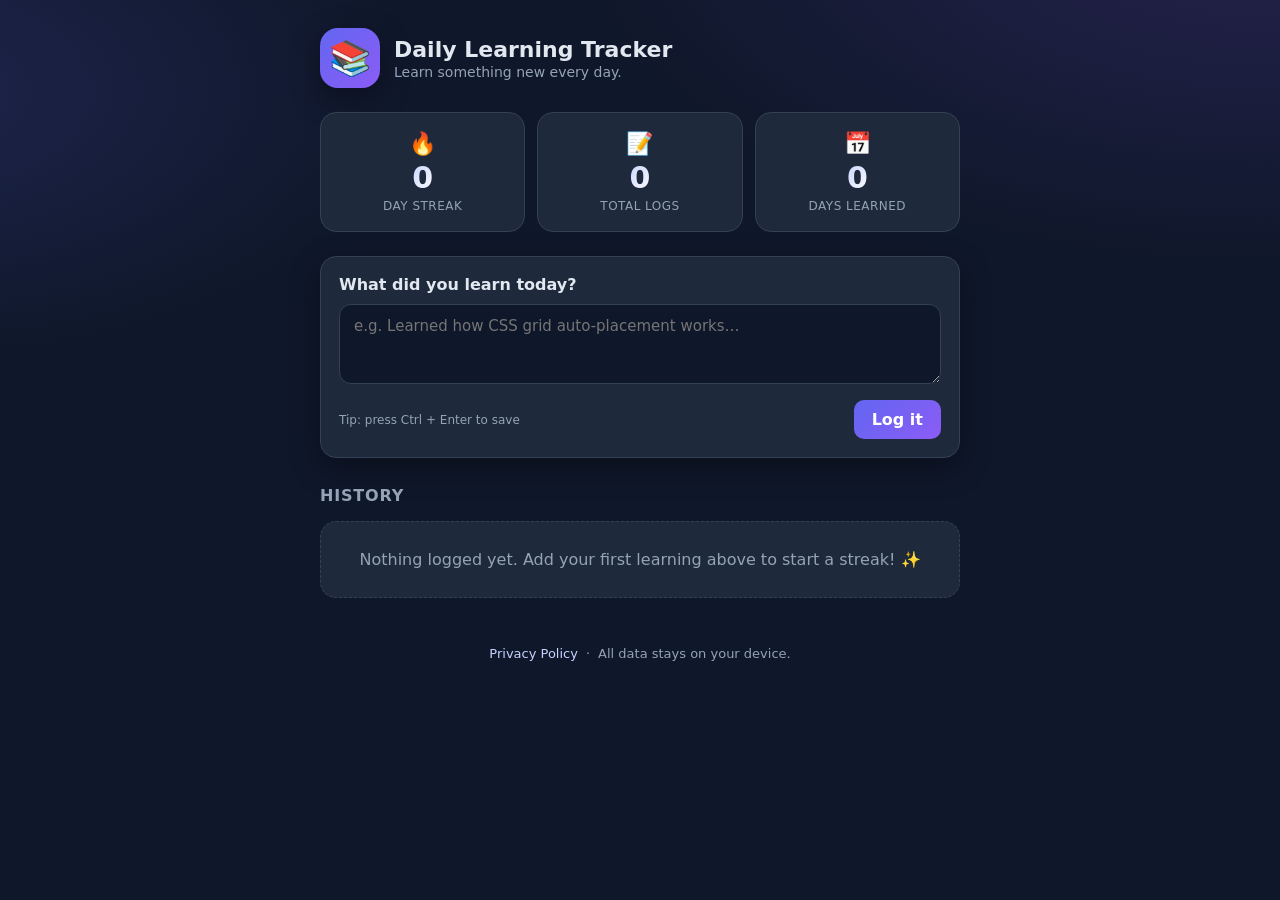
<file: index.html>
<!DOCTYPE html>
<html lang="en">
<head>
  <meta charset="UTF-8" />
  <meta name="viewport" content="width=device-width, initial-scale=1.0, viewport-fit=cover" />
  <meta name="theme-color" content="#6366f1" />
  <meta name="description" content="Log what you learn each day, build a streak, and track your progress over time." />
  <title>Daily Learning Tracker</title>
  <link rel="manifest" href="manifest.json" />
  <link rel="icon" href="icons/icon-192.png" />
  <link rel="apple-touch-icon" href="icons/icon-192.png" />
  <link rel="stylesheet" href="styles.css" />
</head>
<body>
  <main class="app">
    <header class="app__header">
      <div class="logo" aria-hidden="true">📚</div>
      <div>
        <h1 class="app__title">Daily Learning Tracker</h1>
        <p class="app__subtitle">Learn something new every day.</p>
      </div>
    </header>

    <section class="stats" aria-label="Your progress">
      <div class="stat">
        <span class="stat__icon" aria-hidden="true">🔥</span>
        <span class="stat__value" id="stat-streak">0</span>
        <span class="stat__label">Day Streak</span>
      </div>
      <div class="stat">
        <span class="stat__icon" aria-hidden="true">📝</span>
        <span class="stat__value" id="stat-count">0</span>
        <span class="stat__label">Total Logs</span>
      </div>
      <div class="stat">
        <span class="stat__icon" aria-hidden="true">📅</span>
        <span class="stat__value" id="stat-days">0</span>
        <span class="stat__label">Days Learned</span>
      </div>
    </section>

    <section class="logger" aria-label="Add a new entry">
      <form id="log-form" class="logger__form">
        <label class="logger__label" for="log-input">What did you learn today?</label>
        <textarea
          id="log-input"
          class="logger__input"
          rows="3"
          maxlength="500"
          placeholder="e.g. Learned how CSS grid auto-placement works…"
          required
        ></textarea>
        <div class="logger__actions">
          <span class="logger__hint">Tip: press Ctrl + Enter to save</span>
          <button type="submit" class="btn btn--primary">Log it</button>
        </div>
      </form>
    </section>

    <section class="entries" aria-label="Your learning history">
      <h2 class="entries__title">History</h2>
      <p id="empty-state" class="entries__empty">
        Nothing logged yet. Add your first learning above to start a streak! ✨
      </p>
      <ul id="entry-list" class="entries__list"></ul>
    </section>

    <footer class="app__footer">
      <a href="privacy-policy.html">Privacy Policy</a>
      <span>·</span>
      <span>All data stays on your device.</span>
    </footer>
  </main>

  <script src="app.js"></script>
</body>
</html>
</file>
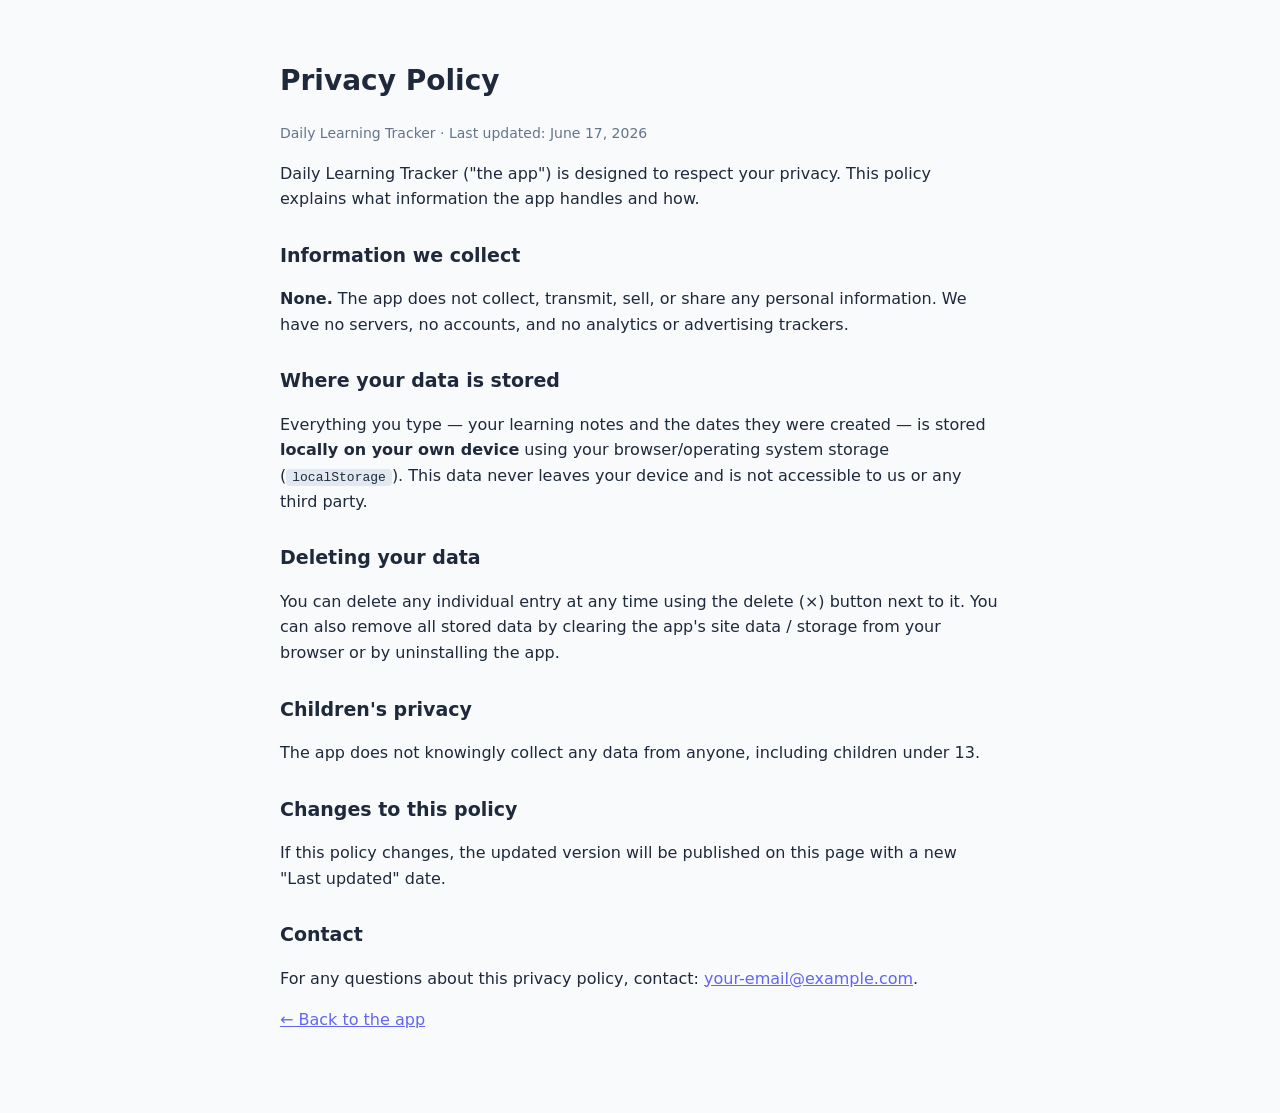
<file: privacy-policy.html>
<!DOCTYPE html>
<html lang="en">
<head>
  <meta charset="UTF-8" />
  <meta name="viewport" content="width=device-width, initial-scale=1.0" />
  <title>Privacy Policy · Daily Learning Tracker</title>
  <style>
    body {
      font-family: "Segoe UI", system-ui, -apple-system, Roboto, Arial, sans-serif;
      line-height: 1.6;
      max-width: 720px;
      margin: 0 auto;
      padding: 40px 20px 64px;
      color: #1e293b;
      background: #f8fafc;
    }
    h1 { font-size: 28px; }
    h2 { font-size: 19px; margin-top: 28px; }
    a { color: #6366f1; }
    .muted { color: #64748b; font-size: 14px; }
    code { background: #e2e8f0; padding: 1px 6px; border-radius: 4px; }
  </style>
</head>
<body>
  <h1>Privacy Policy</h1>
  <p class="muted">Daily Learning Tracker · Last updated: June 17, 2026</p>

  <p>
    Daily Learning Tracker (&quot;the app&quot;) is designed to respect your privacy.
    This policy explains what information the app handles and how.
  </p>

  <h2>Information we collect</h2>
  <p>
    <strong>None.</strong> The app does not collect, transmit, sell, or share any personal
    information. We have no servers, no accounts, and no analytics or advertising trackers.
  </p>

  <h2>Where your data is stored</h2>
  <p>
    Everything you type — your learning notes and the dates they were created — is stored
    <strong>locally on your own device</strong> using your browser/operating system storage
    (<code>localStorage</code>). This data never leaves your device and is not accessible to us
    or any third party.
  </p>

  <h2>Deleting your data</h2>
  <p>
    You can delete any individual entry at any time using the delete (×) button next to it.
    You can also remove all stored data by clearing the app's site data / storage from your
    browser or by uninstalling the app.
  </p>

  <h2>Children's privacy</h2>
  <p>
    The app does not knowingly collect any data from anyone, including children under 13.
  </p>

  <h2>Changes to this policy</h2>
  <p>
    If this policy changes, the updated version will be published on this page with a new
    &quot;Last updated&quot; date.
  </p>

  <h2>Contact</h2>
  <p>
    For any questions about this privacy policy, contact:
    <a href="mailto:your-email@example.com">your-email@example.com</a>.
  </p>

  <p><a href="index.html">&larr; Back to the app</a></p>
</body>
</html>
</file>
<file: styles.css>
:root {
  --bg: #0f172a;
  --bg-elev: #1e293b;
  --bg-elev-2: #273449;
  --border: #334155;
  --text: #e2e8f0;
  --text-muted: #94a3b8;
  --primary: #6366f1;
  --primary-2: #8b5cf6;
  --danger: #ef4444;
  --radius: 16px;
  --shadow: 0 10px 30px rgba(0, 0, 0, 0.35);
}

* {
  box-sizing: border-box;
}

html,
body {
  margin: 0;
  padding: 0;
}

body {
  min-height: 100vh;
  font-family: "Segoe UI", system-ui, -apple-system, Roboto, Helvetica, Arial, sans-serif;
  color: var(--text);
  background:
    radial-gradient(1200px 600px at 100% -10%, rgba(139, 92, 246, 0.18), transparent 60%),
    radial-gradient(1000px 500px at -10% 10%, rgba(99, 102, 241, 0.18), transparent 55%),
    var(--bg);
  -webkit-font-smoothing: antialiased;
}

.app {
  max-width: 680px;
  margin: 0 auto;
  padding: 28px 20px 48px;
}

/* Header */
.app__header {
  display: flex;
  align-items: center;
  gap: 14px;
  margin-bottom: 24px;
}

.logo {
  font-size: 34px;
  line-height: 1;
  width: 60px;
  height: 60px;
  display: grid;
  place-items: center;
  border-radius: 18px;
  background: linear-gradient(135deg, var(--primary), var(--primary-2));
  box-shadow: var(--shadow);
}

.app__title {
  margin: 0;
  font-size: 22px;
  font-weight: 700;
}

.app__subtitle {
  margin: 2px 0 0;
  color: var(--text-muted);
  font-size: 14px;
}

/* Stats */
.stats {
  display: grid;
  grid-template-columns: repeat(3, 1fr);
  gap: 12px;
  margin-bottom: 24px;
}

.stat {
  background: var(--bg-elev);
  border: 1px solid var(--border);
  border-radius: var(--radius);
  padding: 18px 12px;
  text-align: center;
  display: flex;
  flex-direction: column;
  align-items: center;
  gap: 4px;
}

.stat__icon {
  font-size: 22px;
}

.stat__value {
  font-size: 30px;
  font-weight: 800;
  font-variant-numeric: tabular-nums;
  background: linear-gradient(135deg, #c7d2fe, #ffffff);
  -webkit-background-clip: text;
  background-clip: text;
  color: transparent;
}

.stat__label {
  font-size: 12px;
  color: var(--text-muted);
  text-transform: uppercase;
  letter-spacing: 0.04em;
}

/* Logger */
.logger {
  background: var(--bg-elev);
  border: 1px solid var(--border);
  border-radius: var(--radius);
  padding: 18px;
  margin-bottom: 28px;
  box-shadow: var(--shadow);
}

.logger__label {
  display: block;
  font-weight: 600;
  margin-bottom: 10px;
}

.logger__input {
  width: 100%;
  resize: vertical;
  min-height: 70px;
  padding: 12px 14px;
  border-radius: 12px;
  border: 1px solid var(--border);
  background: var(--bg);
  color: var(--text);
  font: inherit;
  font-size: 15px;
}

.logger__input:focus {
  outline: 2px solid var(--primary);
  outline-offset: 1px;
  border-color: transparent;
}

.logger__actions {
  display: flex;
  align-items: center;
  justify-content: space-between;
  margin-top: 12px;
  gap: 12px;
}

.logger__hint {
  font-size: 12px;
  color: var(--text-muted);
}

.btn {
  font: inherit;
  font-weight: 600;
  border: none;
  border-radius: 10px;
  padding: 10px 18px;
  cursor: pointer;
  transition: transform 0.05s ease, filter 0.15s ease;
}

.btn:active {
  transform: translateY(1px);
}

.btn--primary {
  color: #fff;
  background: linear-gradient(135deg, var(--primary), var(--primary-2));
}

.btn--primary:hover {
  filter: brightness(1.08);
}

/* Entries */
.entries__title {
  font-size: 16px;
  margin: 0 0 12px;
  color: var(--text-muted);
  text-transform: uppercase;
  letter-spacing: 0.05em;
}

.entries__empty {
  background: var(--bg-elev);
  border: 1px dashed var(--border);
  border-radius: var(--radius);
  padding: 28px 20px;
  text-align: center;
  color: var(--text-muted);
}

.entries__list {
  list-style: none;
  margin: 0;
  padding: 0;
  display: flex;
  flex-direction: column;
  gap: 10px;
}

.entry {
  display: flex;
  align-items: flex-start;
  gap: 12px;
  background: var(--bg-elev);
  border: 1px solid var(--border);
  border-radius: 14px;
  padding: 14px 14px 14px 16px;
}

.entry__body {
  flex: 1;
  min-width: 0;
}

.entry__text {
  margin: 0 0 6px;
  white-space: pre-wrap;
  overflow-wrap: anywhere;
}

.entry__when {
  font-size: 12px;
  color: var(--text-muted);
}

.entry__delete {
  flex: none;
  width: 30px;
  height: 30px;
  border-radius: 8px;
  border: 1px solid var(--border);
  background: var(--bg-elev-2);
  color: var(--text-muted);
  font-size: 18px;
  line-height: 1;
  cursor: pointer;
  transition: color 0.15s ease, border-color 0.15s ease, background 0.15s ease;
}

.entry__delete:hover {
  color: #fff;
  background: var(--danger);
  border-color: var(--danger);
}

/* Footer */
.app__footer {
  margin-top: 32px;
  display: flex;
  flex-wrap: wrap;
  gap: 8px;
  justify-content: center;
  align-items: center;
  color: var(--text-muted);
  font-size: 13px;
}

.app__footer a {
  color: #c7d2fe;
  text-decoration: none;
}

.app__footer a:hover {
  text-decoration: underline;
}

@media (max-width: 420px) {
  .stat__value {
    font-size: 24px;
  }
  .logger__hint {
    display: none;
  }
}
</file>
